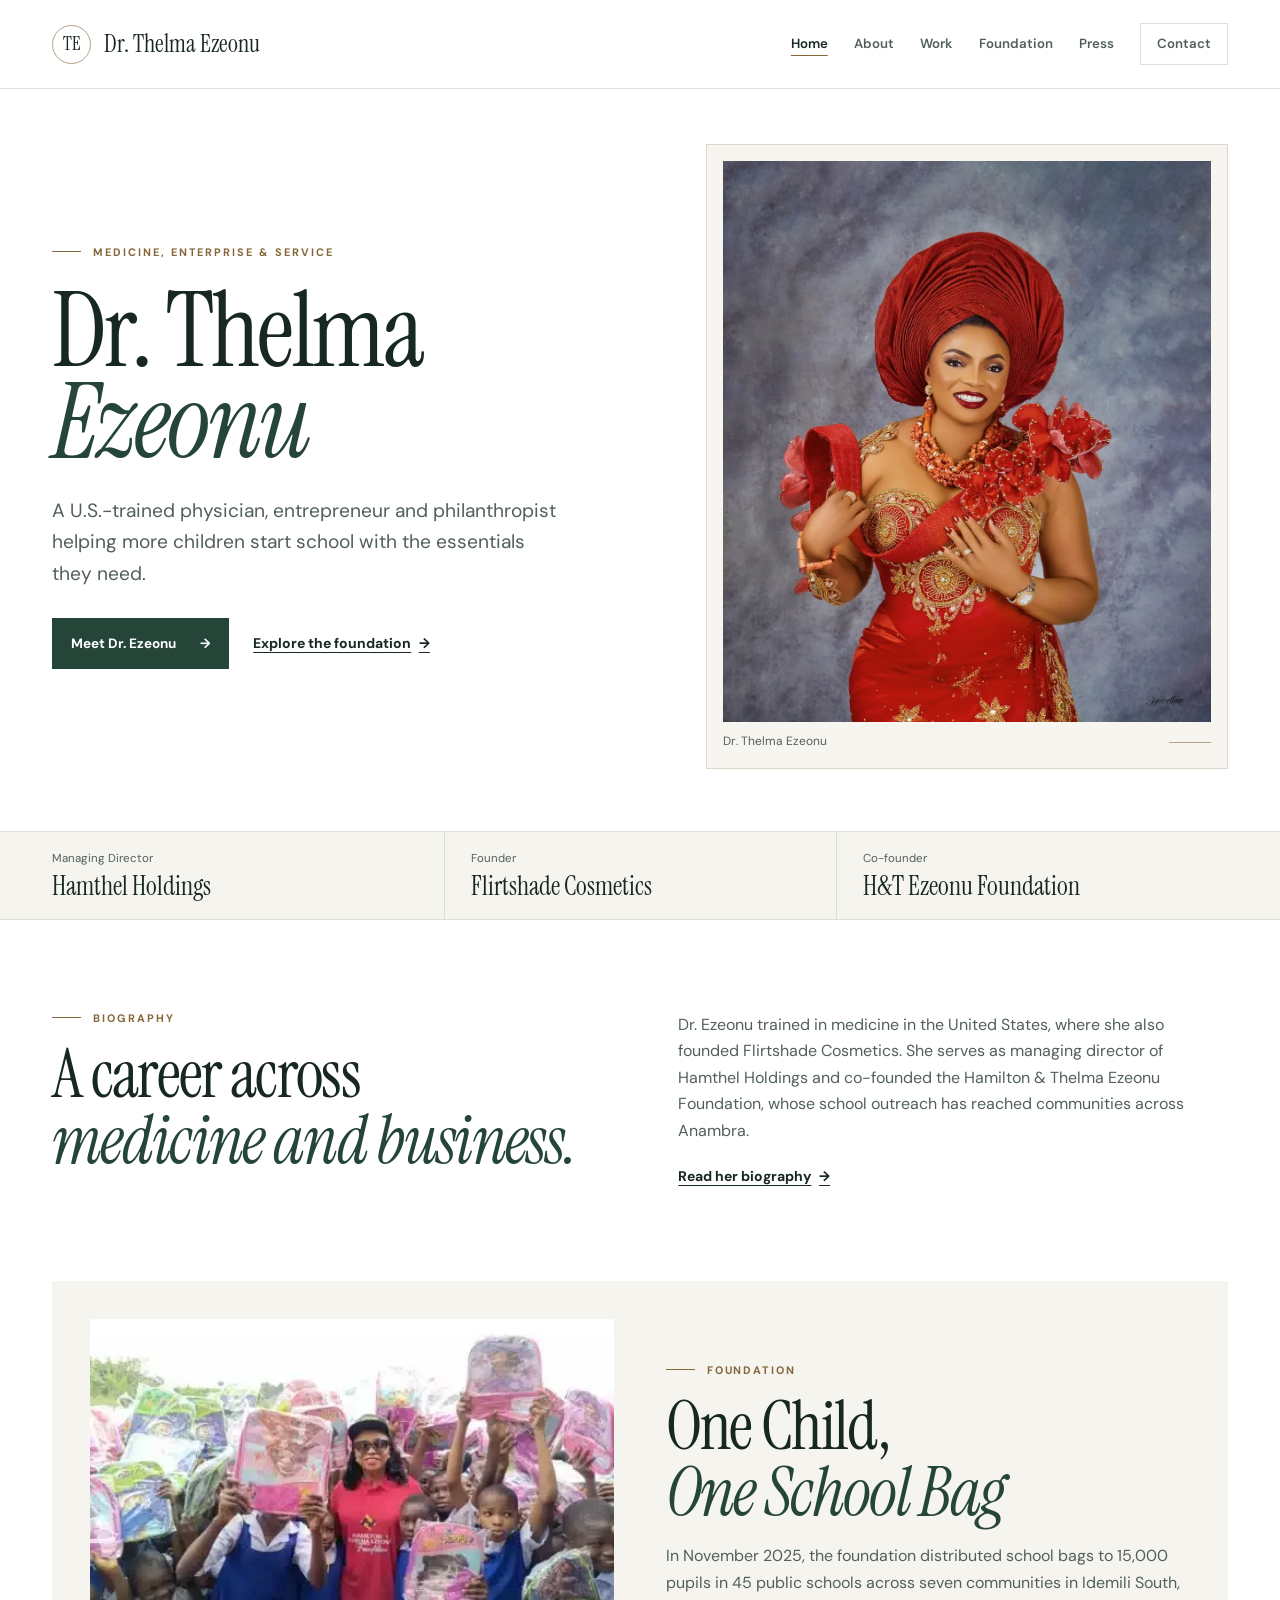
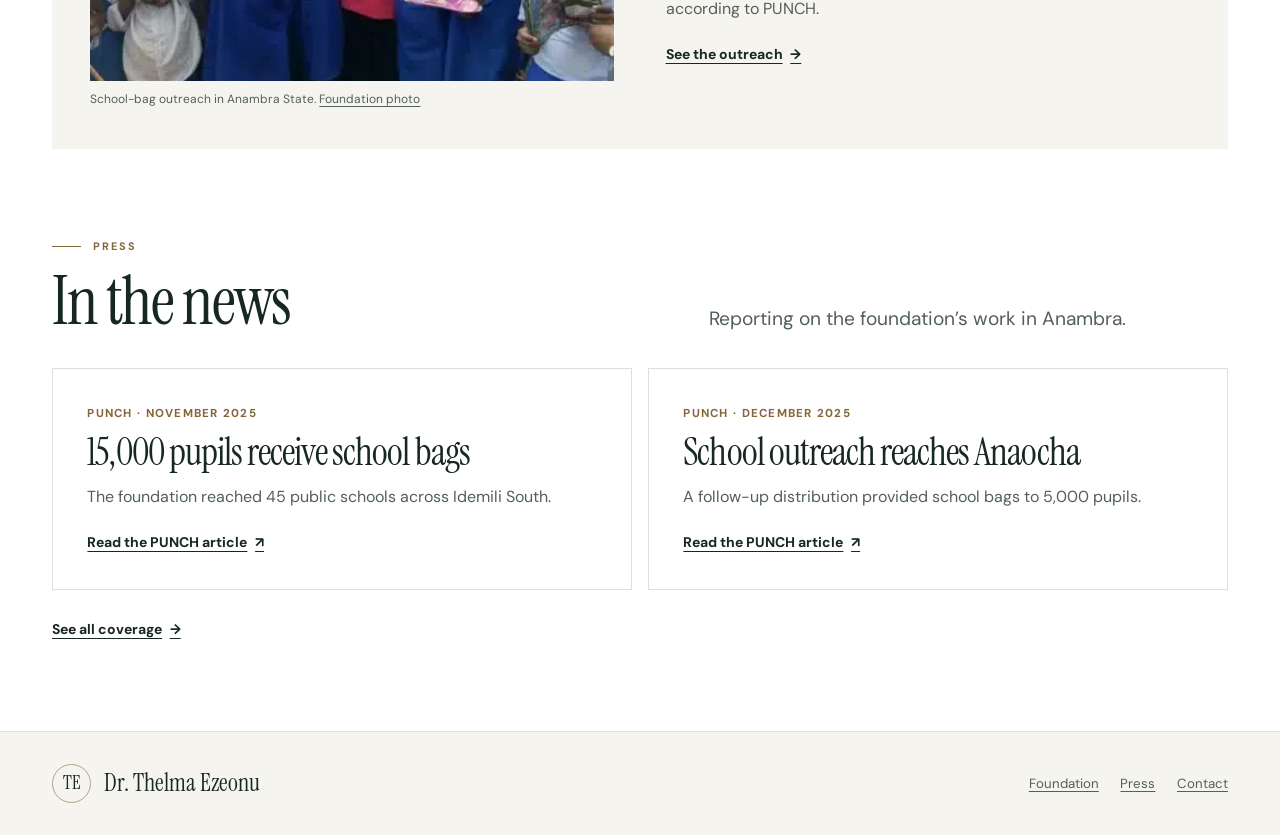
<file: index.html>
<!doctype html>
<html lang="en">
<head>
  <meta charset="utf-8">
  <meta name="viewport" content="width=device-width, initial-scale=1">
  <title>Dr. Thelma Ezeonu | Medicine, Enterprise &amp; Service</title>
  <meta name="description" content="Explore the work of Dr. Thelma Ezeonu, a U.S.-trained physician, entrepreneur and foundation co-founder.">
  <meta property="og:type" content="website">
  <meta property="og:title" content="Dr. Thelma Ezeonu | Medicine, Enterprise &amp; Service">
  <meta property="og:description" content="Explore the work of Dr. Thelma Ezeonu, a U.S.-trained physician, entrepreneur and foundation co-founder.">
  <meta name="theme-color" content="#ffffff">
  <link rel="preconnect" href="https://fonts.googleapis.com">
  <link rel="preconnect" href="https://fonts.gstatic.com" crossorigin>
  <link rel="stylesheet" href="https://fonts.googleapis.com/css2?family=DM+Sans:wght@400;500;600;700&amp;family=Instrument+Serif:ital@0;1&amp;display=swap">
  <link rel="stylesheet" href="assets/site.css">
  <script src="assets/site.js" defer></script>
</head>
<body>
<a class="skip" href="#main">Skip to content</a>
<header class="site-header">
  <div class="wrap header-inner">
    <a class="brand" href="index.html"><span class="brand-mark" aria-hidden="true">TE</span><span class="brand-name">Dr. Thelma Ezeonu</span></a>
    <button class="menu-toggle" type="button" aria-controls="primary-nav" aria-expanded="false" hidden>Menu</button>
    <nav class="primary-nav" id="primary-nav" aria-label="Main navigation">
      <a href="index.html" aria-current="page">Home</a>
      <a href="about.html">About</a>
      <a href="work.html">Work</a>
      <a href="foundation.html">Foundation</a>
      <a href="press.html">Press</a>
      <a href="contact.html" class="nav-contact">Contact</a>
    </nav>
  </div>
</header>
<main id="main">

<section class="wrap hero">
  <div>
    <p class="eyebrow">Medicine, enterprise &amp; service</p>
    <h1>Dr. Thelma <em>Ezeonu</em></h1>
    <p class="lede">A U.S.-trained physician, entrepreneur and philanthropist helping more children start school with the essentials they need.</p>
    <div class="actions"><a class="button" href="about.html">Meet Dr. Ezeonu <span aria-hidden="true">→</span></a> <a class="text-link" href="foundation.html">Explore the foundation <span aria-hidden="true">→</span></a></div>
  </div>
  <figure class="portrait-frame">
    <img src="assets/thelma-portrait.webp" width="1100" height="1375" alt="Dr. Thelma Ezeonu wearing red traditional attire" fetchpriority="high">
    <figcaption>Dr. Thelma Ezeonu</figcaption>
  </figure>
</section>
<div class="intro-band">
  <div class="wrap roles">
    <a class="role" href="work.html#hamthel"><span>Managing Director</span><strong>Hamthel Holdings</strong></a>
    <a class="role" href="work.html#flirtshade"><span>Founder</span><strong>Flirtshade Cosmetics</strong></a>
    <a class="role" href="foundation.html"><span>Co-founder</span><strong>H&amp;T Ezeonu Foundation</strong></a>
  </div>
</div>
<div class="wrap">
  <section class="section split" id="about">
    <div><p class="eyebrow">Biography</p><h2>A career across <em>medicine and business.</em></h2></div>
    <div><p class="copy">Dr. Ezeonu trained in medicine in the United States, where she also founded Flirtshade Cosmetics. She serves as managing director of Hamthel Holdings and co-founded the Hamilton &amp; Thelma Ezeonu Foundation, whose school outreach has reached communities across Anambra.</p><a class="text-link" href="about.html">Read her biography <span aria-hidden="true">→</span></a></div>
  </section>
  <section class="impact-feature" id="foundation">
    <div class="split">
      <figure>
  <img class="landscape" src="assets/anambra-school-outreach.webp" width="480" height="360" loading="lazy" alt="Dr. Ezeonu and schoolchildren holding up their new school bags">
  <figcaption>School-bag outreach in Anambra State. <a href="https://hamthelholdings.com/foundation">Foundation photo</a></figcaption>
</figure>
      <div><p class="eyebrow">Foundation</p><h2>One Child,<br> <em>One School Bag</em></h2>
      <p class="copy">In November 2025, the foundation distributed school bags to 15,000 pupils in 45 public schools across seven communities in Idemili South, according to PUNCH.</p>
      <a class="text-link" href="foundation.html">See the outreach <span aria-hidden="true">→</span></a></div>
    </div>
  </section>
  <section class="section" id="press">
    <div class="section-head"><div><p class="eyebrow">Press</p><h2>In the news</h2></div><p class="lede">Reporting on the foundation’s work in Anambra.</p></div>
    <div class="cards two">
      <article class="card">
  <span class="meta">PUNCH · November 2025</span>
  <h3>15,000 pupils receive school bags</h3>
  <p>The foundation reached 45 public schools across Idemili South.</p>
  <a class="text-link" href="https://punchng.com/15000-anambra-pupils-get-free-school-bags/">Read the PUNCH article <span aria-hidden="true">↗</span></a>
</article>
      <article class="card">
  <span class="meta">PUNCH · December 2025</span>
  <h3>School outreach reaches Anaocha</h3>
  <p>A follow-up distribution provided school bags to 5,000 pupils.</p>
  <a class="text-link" href="https://punchng.com/foundation-distributes-5000-schoolbags-to-anambra-pupils/">Read the PUNCH article <span aria-hidden="true">↗</span></a>
</article>
    </div>
    <div class="actions"><a class="text-link" href="press.html">See all coverage <span aria-hidden="true">→</span></a></div>
  </section>
</div>
</main>
<footer class="site-footer">
  <div class="wrap footer-inner">
    <a class="brand" href="index.html"><span class="brand-mark" aria-hidden="true">TE</span><span class="brand-name">Dr. Thelma Ezeonu</span></a>
    <nav class="footer-links" aria-label="Footer navigation">
      <a href="foundation.html">Foundation</a>
      <a href="press.html">Press</a>
      <a href="contact.html">Contact</a>
    </nav>
  </div>
</footer>
</body>
</html>
</file>
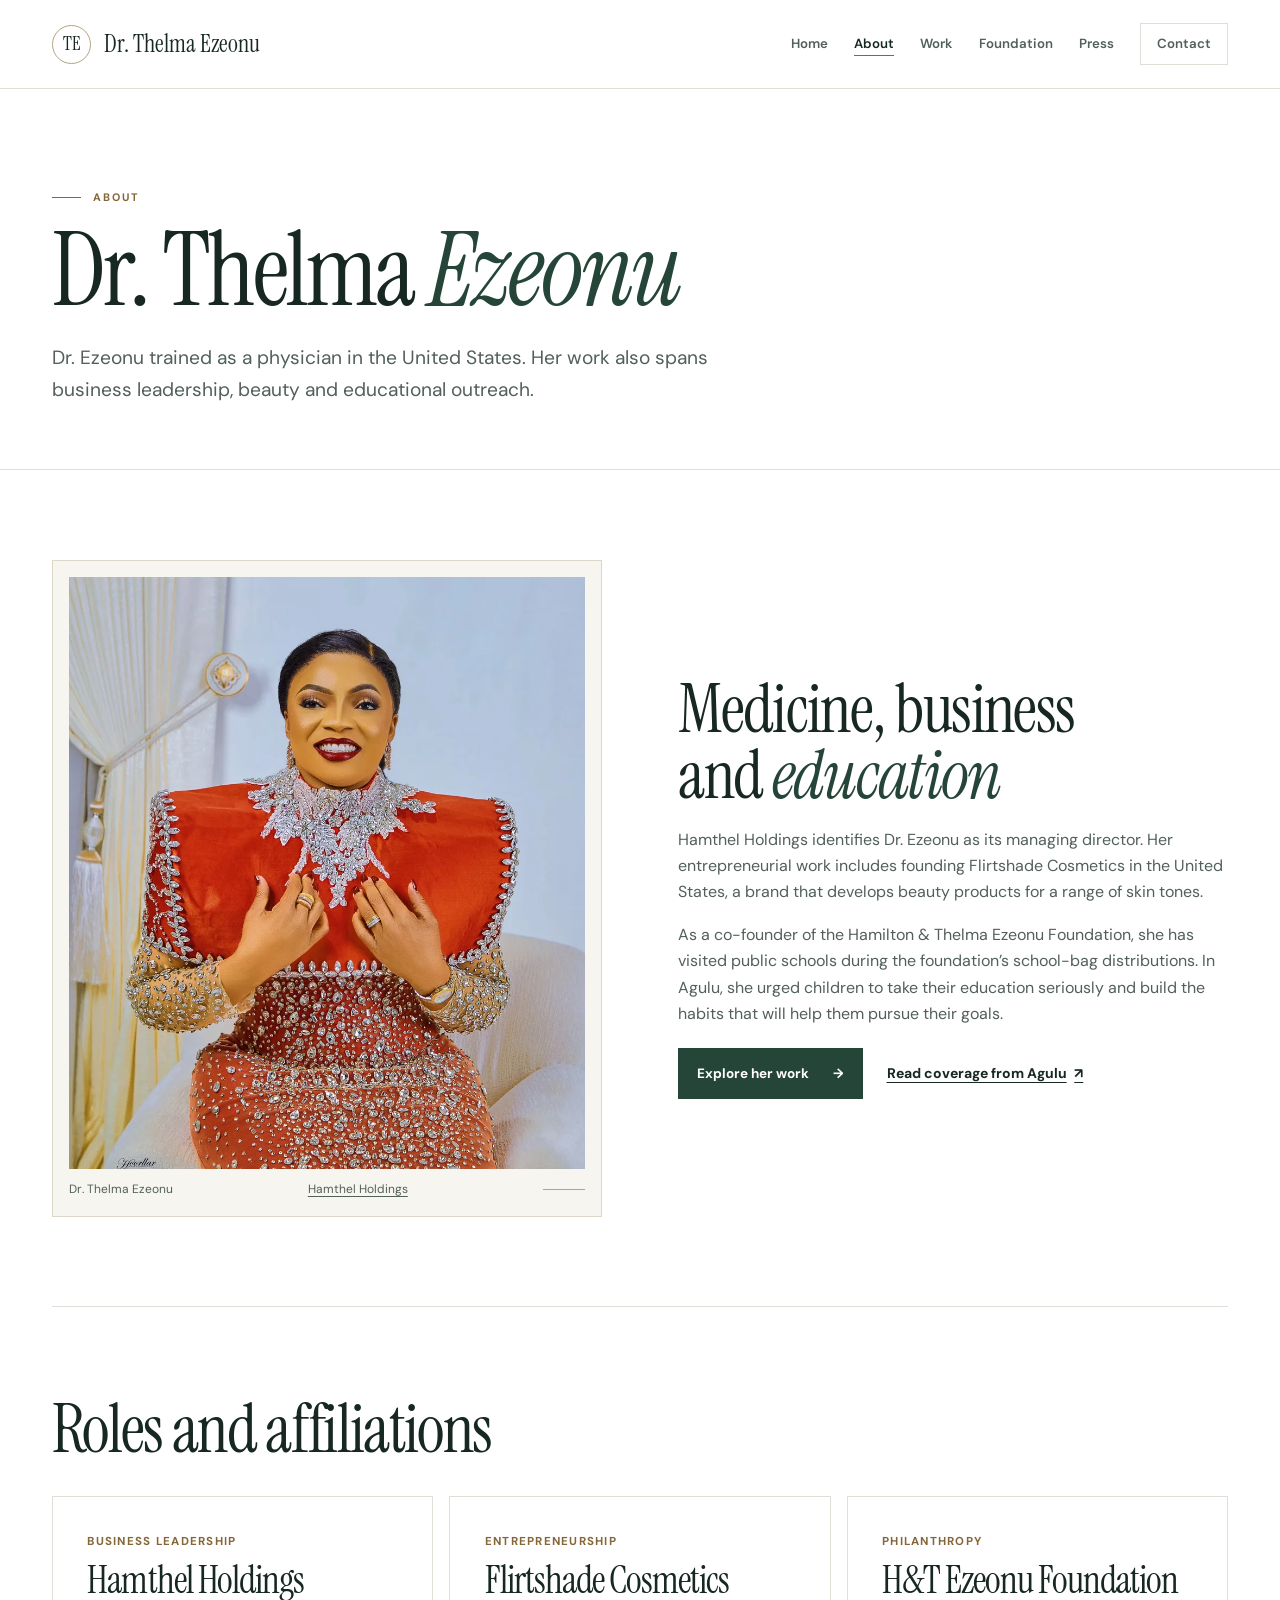
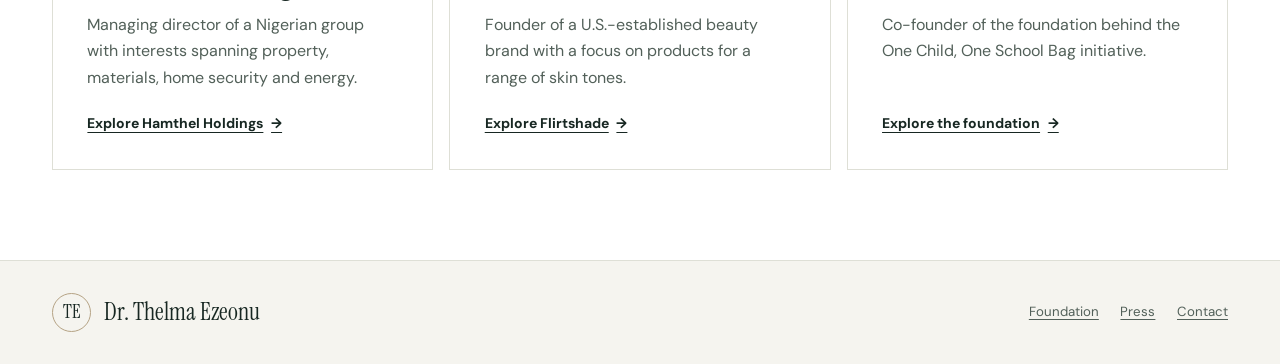
<file: about.html>
<!doctype html>
<html lang="en">
<head>
  <meta charset="utf-8">
  <meta name="viewport" content="width=device-width, initial-scale=1">
  <title>About | Dr. Thelma Ezeonu</title>
  <meta name="description" content="Meet Dr. Thelma Ezeonu and learn about her background in medicine, business and philanthropy.">
  <meta property="og:type" content="website">
  <meta property="og:title" content="About | Dr. Thelma Ezeonu">
  <meta property="og:description" content="Meet Dr. Thelma Ezeonu and learn about her background in medicine, business and philanthropy.">
  <meta name="theme-color" content="#ffffff">
  <link rel="preconnect" href="https://fonts.googleapis.com">
  <link rel="preconnect" href="https://fonts.gstatic.com" crossorigin>
  <link rel="stylesheet" href="https://fonts.googleapis.com/css2?family=DM+Sans:wght@400;500;600;700&amp;family=Instrument+Serif:ital@0;1&amp;display=swap">
  <link rel="stylesheet" href="assets/site.css">
  <script src="assets/site.js" defer></script>
</head>
<body>
<a class="skip" href="#main">Skip to content</a>
<header class="site-header">
  <div class="wrap header-inner">
    <a class="brand" href="index.html"><span class="brand-mark" aria-hidden="true">TE</span><span class="brand-name">Dr. Thelma Ezeonu</span></a>
    <button class="menu-toggle" type="button" aria-controls="primary-nav" aria-expanded="false" hidden>Menu</button>
    <nav class="primary-nav" id="primary-nav" aria-label="Main navigation">
      <a href="index.html">Home</a>
      <a href="about.html" aria-current="page">About</a>
      <a href="work.html">Work</a>
      <a href="foundation.html">Foundation</a>
      <a href="press.html">Press</a>
      <a href="contact.html" class="nav-contact">Contact</a>
    </nav>
  </div>
</header>
<main id="main">
<header class="page-head"><div class="wrap">
  <p class="eyebrow">About</p>
  <h1>Dr. Thelma <em>Ezeonu</em></h1>
  <p class="lede">Dr. Ezeonu trained as a physician in the United States. Her work also spans business leadership, beauty and educational outreach.</p>
</div></header>
<div class="wrap">
  <section class="section split">
    <figure class="portrait-frame">
      <img src="assets/thelma-biography.webp" width="950" height="1188" alt="Portrait of Dr. Thelma Ezeonu in a red beaded dress">
      <figcaption>Dr. Thelma Ezeonu <a href="https://hamthelholdings.com/foundation">Hamthel Holdings</a></figcaption>
    </figure>
    <div>
      <h2>Medicine, business and <em>education</em></h2>
      <div class="copy">
        <p>Hamthel Holdings identifies Dr. Ezeonu as its managing director. Her entrepreneurial work includes founding Flirtshade Cosmetics in the United States, a brand that develops beauty products for a range of skin tones.</p>
        <p>As a co-founder of the Hamilton &amp; Thelma Ezeonu Foundation, she has visited public schools during the foundation’s school-bag distributions. In Agulu, she urged children to take their education seriously and build the habits that will help them pursue their goals.</p>
      </div>
      <div class="actions"><a class="button" href="work.html">Explore her work <span aria-hidden="true">→</span></a> <a class="text-link" href="https://thesun.ng/anambra-pupils-advised-to-ignore-social-media-deceptions/">Read coverage from Agulu <span aria-hidden="true">↗</span></a></div>
    </div>
  </section>
  <section class="section">
    <div class="section-head"><div><h2>Roles and affiliations</h2></div></div>
    <div class="cards">
      <article class="card">
  <span class="meta">Business leadership</span>
  <h3>Hamthel Holdings</h3>
  <p>Managing director of a Nigerian group with interests spanning property, materials, home security and energy.</p>
  <a class="text-link" href="work.html#hamthel">Explore Hamthel Holdings <span aria-hidden="true">→</span></a>
</article>
      <article class="card">
  <span class="meta">Entrepreneurship</span>
  <h3>Flirtshade Cosmetics</h3>
  <p>Founder of a U.S.-established beauty brand with a focus on products for a range of skin tones.</p>
  <a class="text-link" href="work.html#flirtshade">Explore Flirtshade <span aria-hidden="true">→</span></a>
</article>
      <article class="card">
  <span class="meta">Philanthropy</span>
  <h3>H&amp;T Ezeonu Foundation</h3>
  <p>Co-founder of the foundation behind the One Child, One School Bag initiative.</p>
  <a class="text-link" href="foundation.html">Explore the foundation <span aria-hidden="true">→</span></a>
</article>
    </div>
  </section>
</div>
</main>
<footer class="site-footer">
  <div class="wrap footer-inner">
    <a class="brand" href="index.html"><span class="brand-mark" aria-hidden="true">TE</span><span class="brand-name">Dr. Thelma Ezeonu</span></a>
    <nav class="footer-links" aria-label="Footer navigation">
      <a href="foundation.html">Foundation</a>
      <a href="press.html">Press</a>
      <a href="contact.html">Contact</a>
    </nav>
  </div>
</footer>
</body>
</html>
</file>
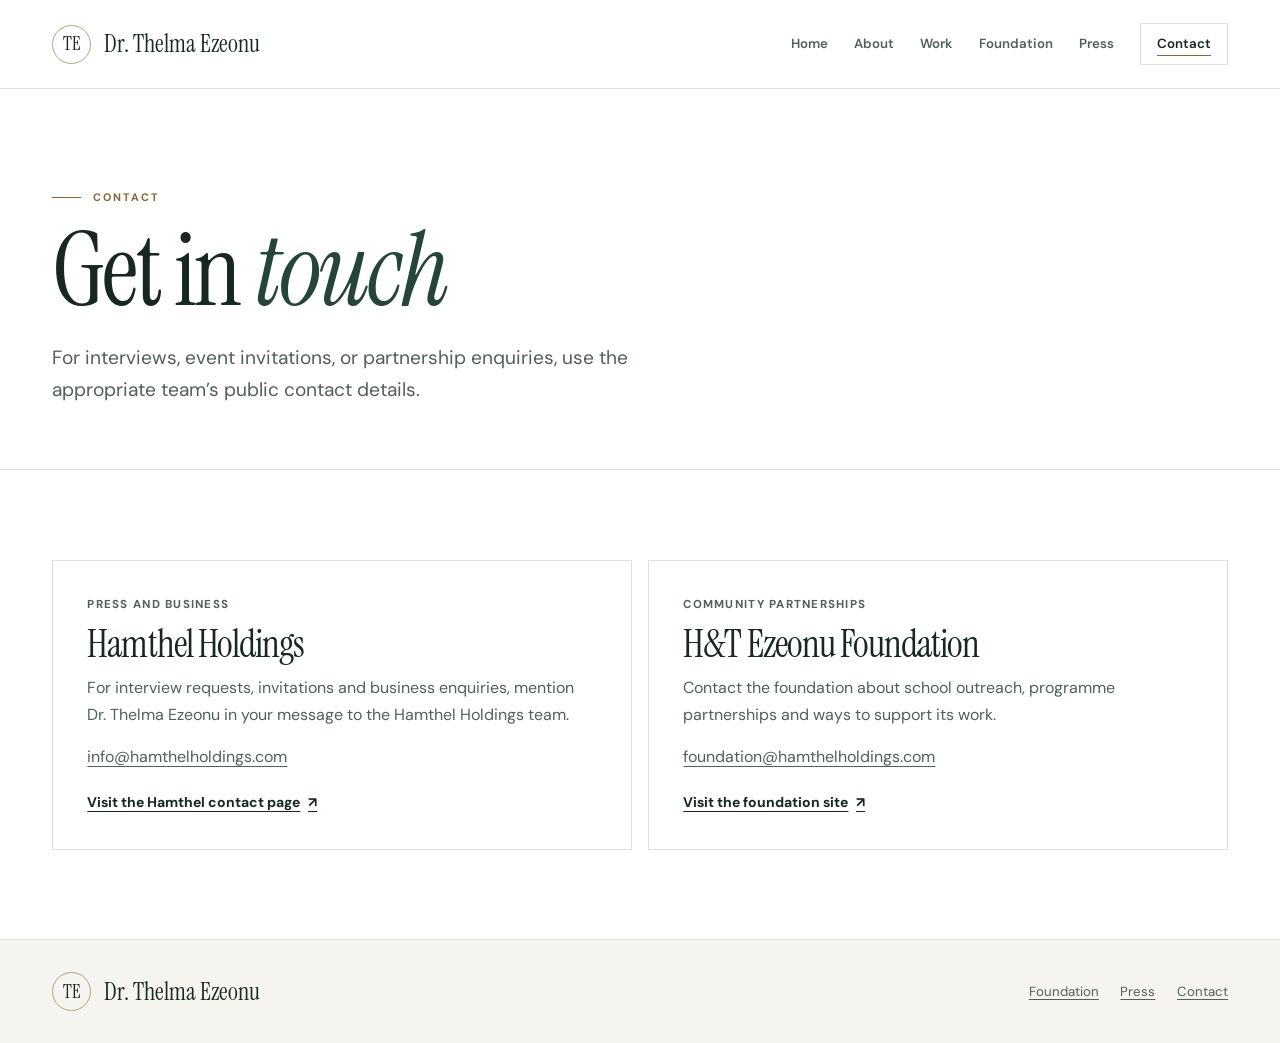
<file: contact.html>
<!doctype html>
<html lang="en">
<head>
  <meta charset="utf-8">
  <meta name="viewport" content="width=device-width, initial-scale=1">
  <title>Contact | Dr. Thelma Ezeonu</title>
  <meta name="description" content="Find the official channels for press, business and foundation enquiries about Dr. Thelma Ezeonu.">
  <meta property="og:type" content="website">
  <meta property="og:title" content="Contact | Dr. Thelma Ezeonu">
  <meta property="og:description" content="Find the official channels for press, business and foundation enquiries about Dr. Thelma Ezeonu.">
  <meta name="theme-color" content="#ffffff">
  <link rel="preconnect" href="https://fonts.googleapis.com">
  <link rel="preconnect" href="https://fonts.gstatic.com" crossorigin>
  <link rel="stylesheet" href="https://fonts.googleapis.com/css2?family=DM+Sans:wght@400;500;600;700&amp;family=Instrument+Serif:ital@0;1&amp;display=swap">
  <link rel="stylesheet" href="assets/site.css">
  <script src="assets/site.js" defer></script>
</head>
<body>
<a class="skip" href="#main">Skip to content</a>
<header class="site-header">
  <div class="wrap header-inner">
    <a class="brand" href="index.html"><span class="brand-mark" aria-hidden="true">TE</span><span class="brand-name">Dr. Thelma Ezeonu</span></a>
    <button class="menu-toggle" type="button" aria-controls="primary-nav" aria-expanded="false" hidden>Menu</button>
    <nav class="primary-nav" id="primary-nav" aria-label="Main navigation">
      <a href="index.html">Home</a>
      <a href="about.html">About</a>
      <a href="work.html">Work</a>
      <a href="foundation.html">Foundation</a>
      <a href="press.html">Press</a>
      <a href="contact.html" class="nav-contact" aria-current="page">Contact</a>
    </nav>
  </div>
</header>
<main id="main">
<header class="page-head"><div class="wrap">
  <p class="eyebrow">Contact</p>
  <h1>Get in <em>touch</em></h1>
  <p class="lede">For interviews, event invitations, or partnership enquiries, use the appropriate team’s public contact details.</p>
</div></header>
<div class="wrap">
  <section class="section">
    <div class="cards two">
      <article class="card">
        <p class="meta">Press and business</p><h3>Hamthel Holdings</h3>
        <p>For interview requests, invitations and business enquiries, mention Dr. Thelma Ezeonu in your message to the Hamthel Holdings team.</p>
        <p><a class="contact-email" href="mailto:info@hamthelholdings.com">info@hamthelholdings.com</a></p>
        <a class="text-link" href="https://hamthelholdings.com/contact">Visit the Hamthel contact page <span aria-hidden="true">↗</span></a>
      </article>
      <article class="card">
        <p class="meta">Community partnerships</p><h3>H&amp;T Ezeonu Foundation</h3>
        <p>Contact the foundation about school outreach, programme partnerships and ways to support its work.</p>
        <p><a class="contact-email" href="mailto:foundation@hamthelholdings.com">foundation@hamthelholdings.com</a></p>
        <a class="text-link" href="https://hamthelholdings.com/foundation">Visit the foundation site <span aria-hidden="true">↗</span></a>
      </article>
    </div>
  </section>
</div>
</main>
<footer class="site-footer">
  <div class="wrap footer-inner">
    <a class="brand" href="index.html"><span class="brand-mark" aria-hidden="true">TE</span><span class="brand-name">Dr. Thelma Ezeonu</span></a>
    <nav class="footer-links" aria-label="Footer navigation">
      <a href="foundation.html">Foundation</a>
      <a href="press.html">Press</a>
      <a href="contact.html">Contact</a>
    </nav>
  </div>
</footer>
</body>
</html>
</file>
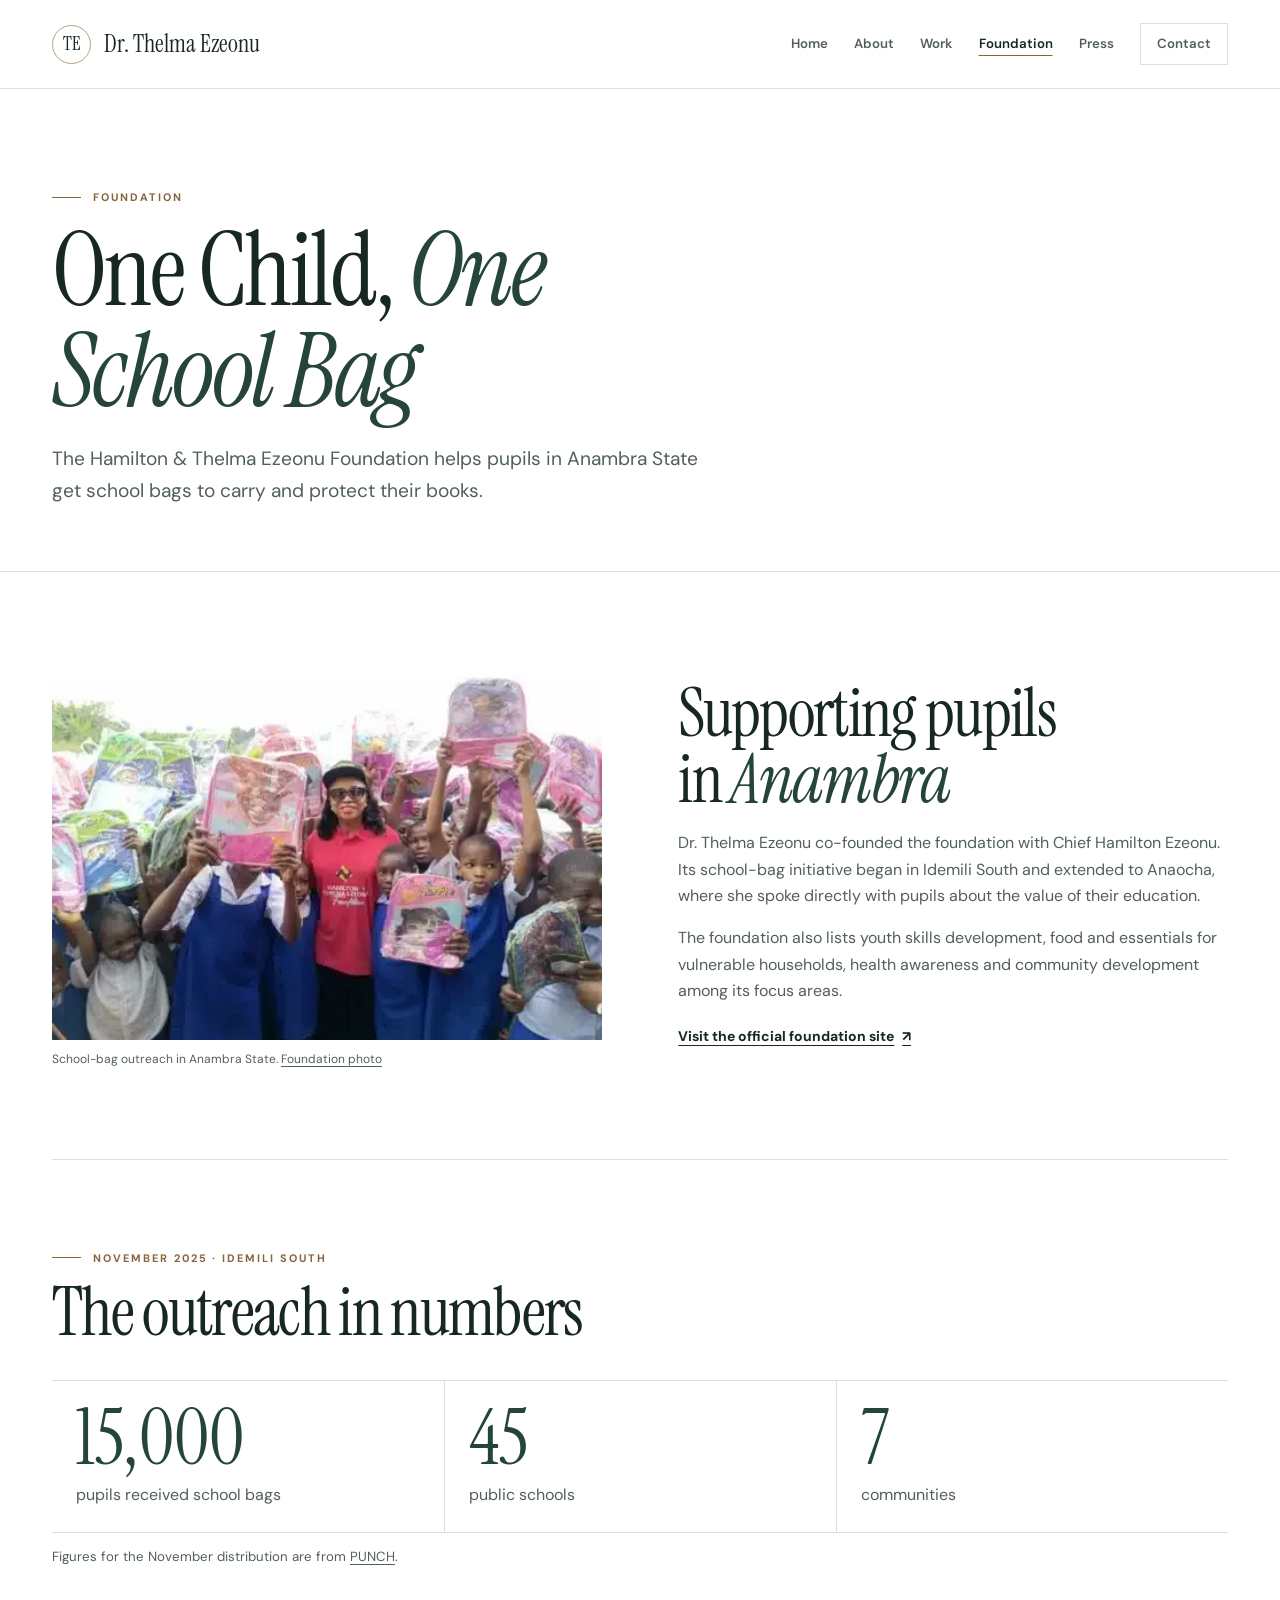
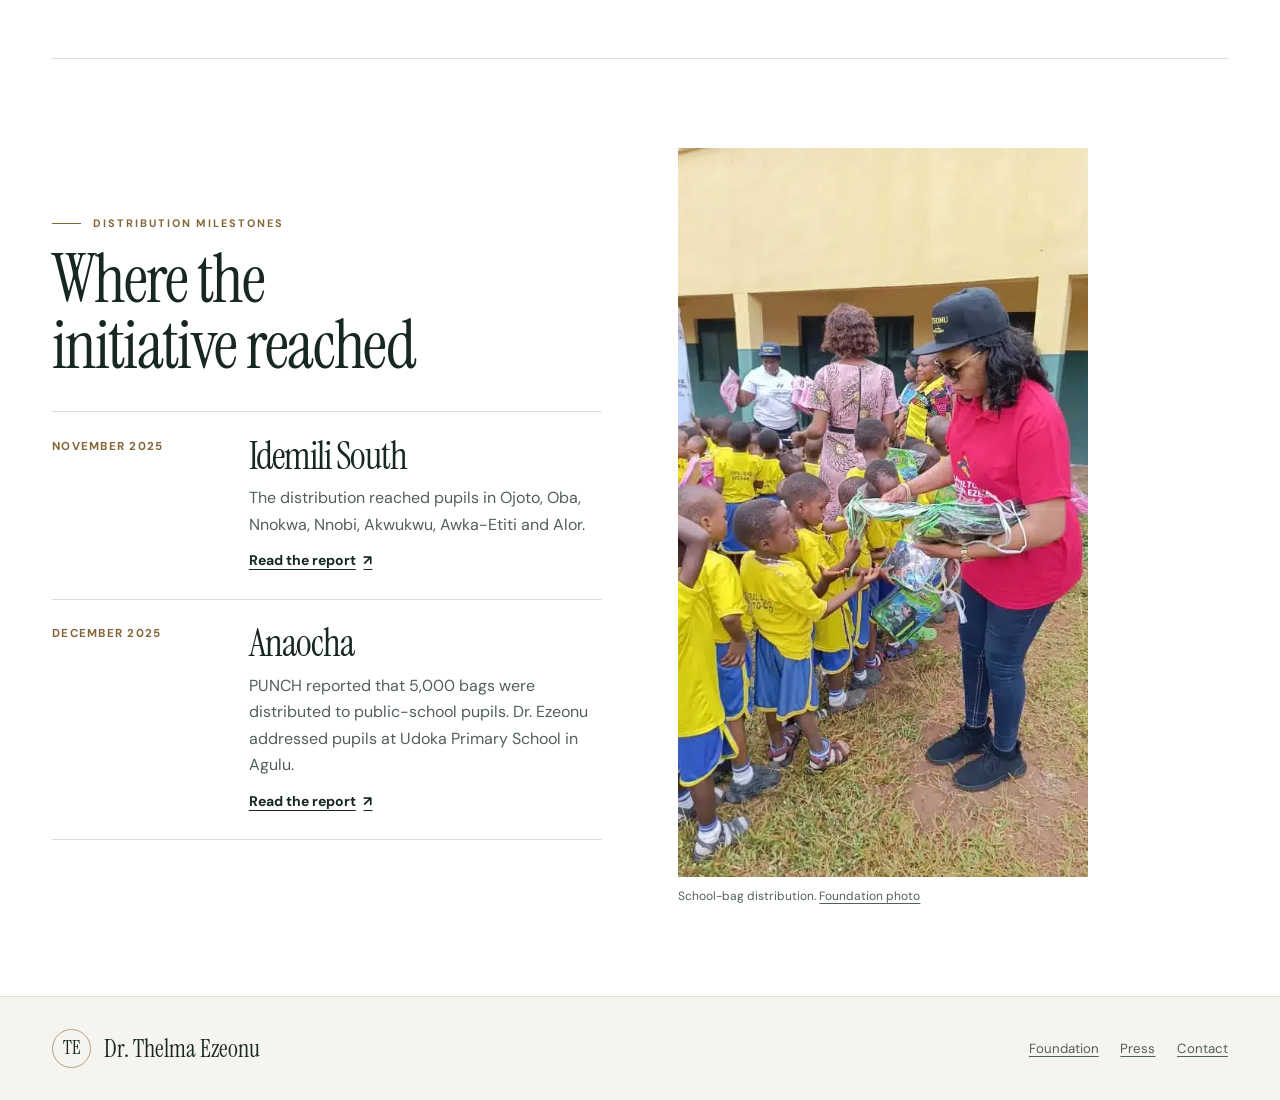
<file: foundation.html>
<!doctype html>
<html lang="en">
<head>
  <meta charset="utf-8">
  <meta name="viewport" content="width=device-width, initial-scale=1">
  <title>Foundation | Dr. Thelma Ezeonu</title>
  <meta name="description" content="See the Hamilton &amp; Thelma Ezeonu Foundation’s One Child, One School Bag outreach and its work in Anambra.">
  <meta property="og:type" content="website">
  <meta property="og:title" content="Foundation | Dr. Thelma Ezeonu">
  <meta property="og:description" content="See the Hamilton &amp; Thelma Ezeonu Foundation’s One Child, One School Bag outreach and its work in Anambra.">
  <meta name="theme-color" content="#ffffff">
  <link rel="preconnect" href="https://fonts.googleapis.com">
  <link rel="preconnect" href="https://fonts.gstatic.com" crossorigin>
  <link rel="stylesheet" href="https://fonts.googleapis.com/css2?family=DM+Sans:wght@400;500;600;700&amp;family=Instrument+Serif:ital@0;1&amp;display=swap">
  <link rel="stylesheet" href="assets/site.css">
  <script src="assets/site.js" defer></script>
</head>
<body>
<a class="skip" href="#main">Skip to content</a>
<header class="site-header">
  <div class="wrap header-inner">
    <a class="brand" href="index.html"><span class="brand-mark" aria-hidden="true">TE</span><span class="brand-name">Dr. Thelma Ezeonu</span></a>
    <button class="menu-toggle" type="button" aria-controls="primary-nav" aria-expanded="false" hidden>Menu</button>
    <nav class="primary-nav" id="primary-nav" aria-label="Main navigation">
      <a href="index.html">Home</a>
      <a href="about.html">About</a>
      <a href="work.html">Work</a>
      <a href="foundation.html" aria-current="page">Foundation</a>
      <a href="press.html">Press</a>
      <a href="contact.html" class="nav-contact">Contact</a>
    </nav>
  </div>
</header>
<main id="main">
<header class="page-head"><div class="wrap">
  <p class="eyebrow">Foundation</p>
  <h1>One Child, <em>One School Bag</em></h1>
  <p class="lede">The Hamilton &amp; Thelma Ezeonu Foundation helps pupils in Anambra State get school bags to carry and protect their books.</p>
</div></header>
<div class="wrap">
  <section class="section split">
    <figure>
  <img class="landscape" src="assets/anambra-school-outreach.webp" width="480" height="360" loading="lazy" alt="Dr. Ezeonu and schoolchildren holding up their new school bags">
  <figcaption>School-bag outreach in Anambra State. <a href="https://hamthelholdings.com/foundation">Foundation photo</a></figcaption>
</figure>
    <div>
      <h2>Supporting pupils in <em>Anambra</em></h2>
      <p class="copy">Dr. Thelma Ezeonu co-founded the foundation with Chief Hamilton Ezeonu. Its school-bag initiative began in Idemili South and extended to Anaocha, where she spoke directly with pupils about the value of their education.</p>
      <p class="copy">The foundation also lists youth skills development, food and essentials for vulnerable households, health awareness and community development among its focus areas.</p>
      <a class="text-link" href="https://hamthelholdings.com/foundation">Visit the official foundation site <span aria-hidden="true">↗</span></a>
    </div>
  </section>
  <section class="section">
    <div class="section-head"><div><p class="eyebrow">November 2025 · Idemili South</p><h2>The outreach in numbers</h2></div></div>
    <ul class="stats">
      <li><strong>15,000</strong> pupils received school bags</li>
      <li><strong>45</strong> public schools</li>
      <li><strong>7</strong> communities</li>
    </ul>
    <p class="source-note">Figures for the November distribution are from <a href="https://punchng.com/15000-anambra-pupils-get-free-school-bags/">PUNCH</a>.</p>
  </section>
  <section class="section split">
    <div>
      <p class="eyebrow">Distribution milestones</p><h2>Where the initiative reached</h2>
      <div class="outreach-list">
        <article><p class="meta">November 2025</p><div><h3>Idemili South</h3><p class="copy">The distribution reached pupils in Ojoto, Oba, Nnokwa, Nnobi, Akwukwu, Awka-Etiti and Alor.</p><a class="text-link" href="https://punchng.com/15000-anambra-pupils-get-free-school-bags/">Read the report <span aria-hidden="true">↗</span></a></div></article>
        <article><p class="meta">December 2025</p><div><h3>Anaocha</h3><p class="copy">PUNCH reported that 5,000 bags were distributed to public-school pupils. Dr. Ezeonu addressed pupils at Udoka Primary School in Agulu.</p><a class="text-link" href="https://punchng.com/foundation-distributes-5000-schoolbags-to-anambra-pupils/">Read the report <span aria-hidden="true">↗</span></a></div></article>
      </div>
    </div>
    <figure class="outreach-portrait">
      <img src="assets/anambra-school-bags.webp" width="540" height="960" loading="lazy" alt="Dr. Ezeonu handing out school bags to pupils in yellow uniforms">
      <figcaption>School-bag distribution. <a href="https://hamthelholdings.com/foundation">Foundation photo</a></figcaption>
    </figure>
  </section>
</div>
</main>
<footer class="site-footer">
  <div class="wrap footer-inner">
    <a class="brand" href="index.html"><span class="brand-mark" aria-hidden="true">TE</span><span class="brand-name">Dr. Thelma Ezeonu</span></a>
    <nav class="footer-links" aria-label="Footer navigation">
      <a href="foundation.html">Foundation</a>
      <a href="press.html">Press</a>
      <a href="contact.html">Contact</a>
    </nav>
  </div>
</footer>
</body>
</html>
</file>
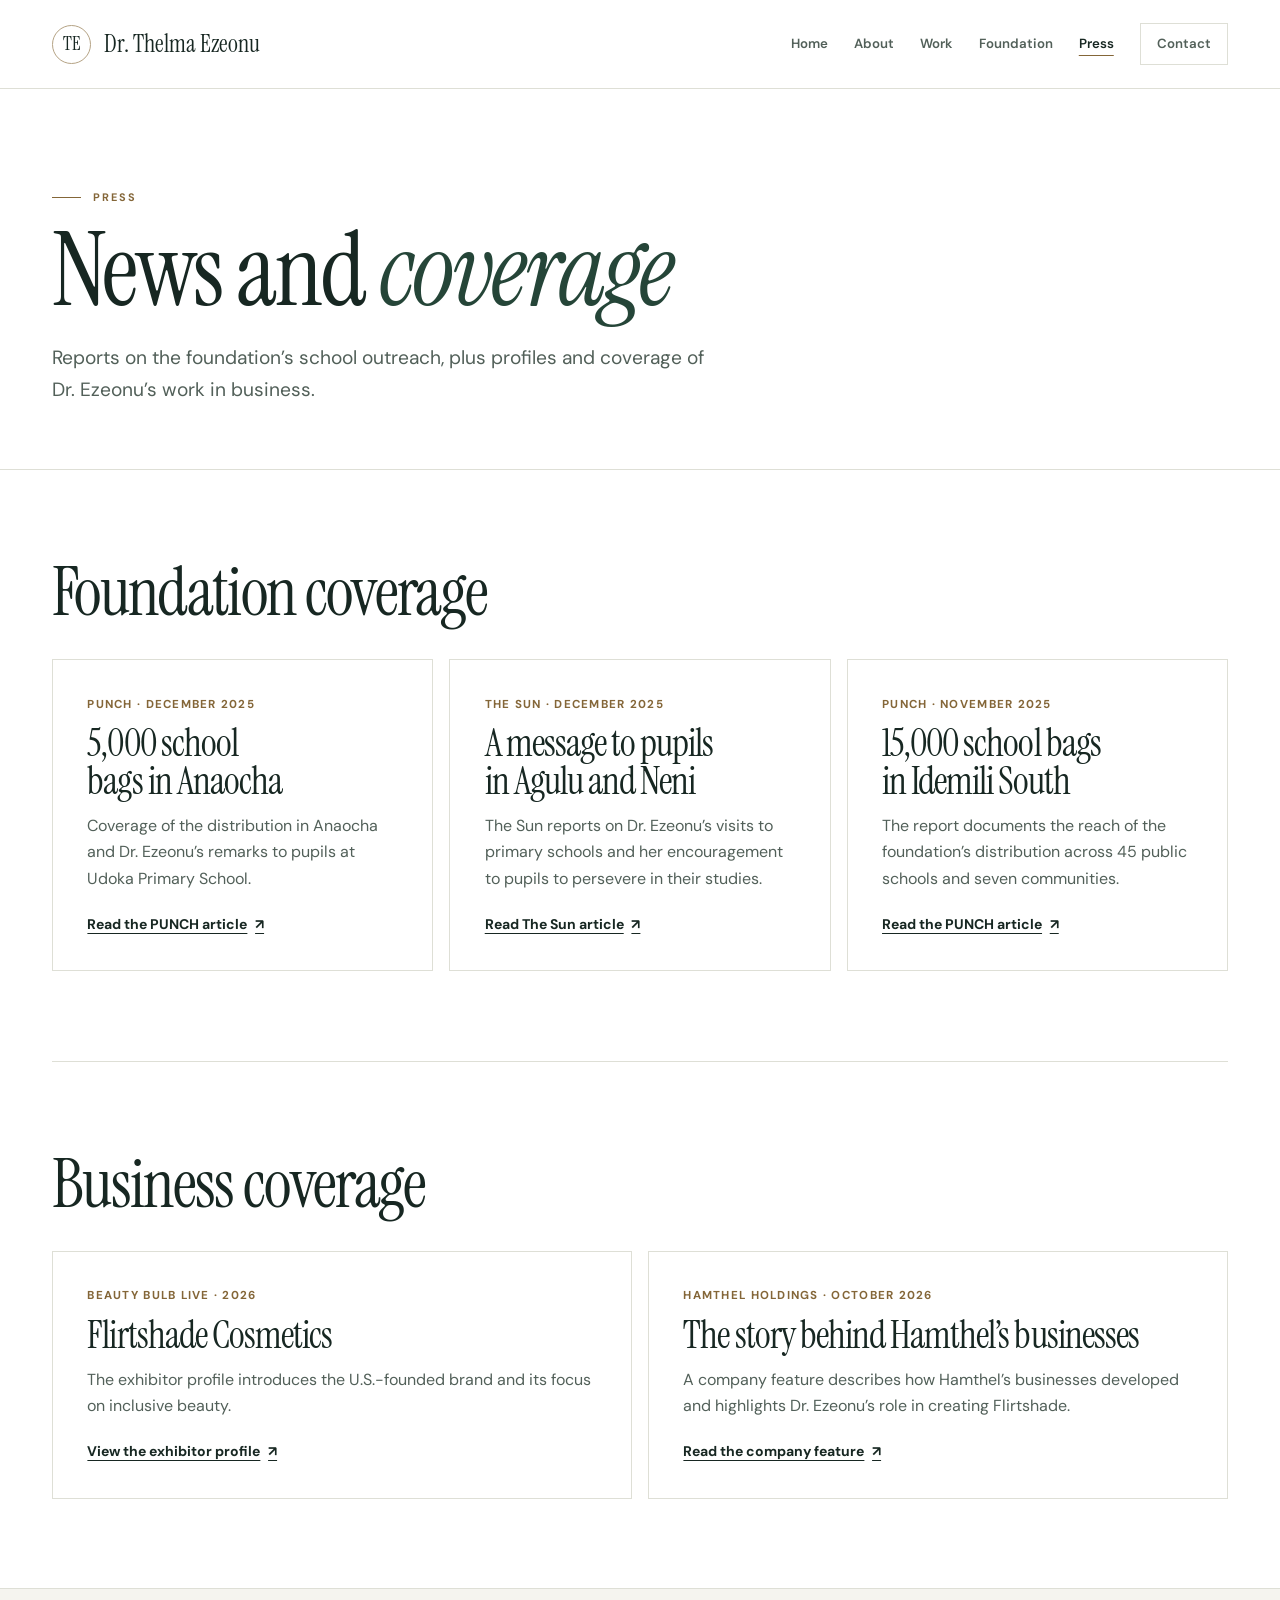
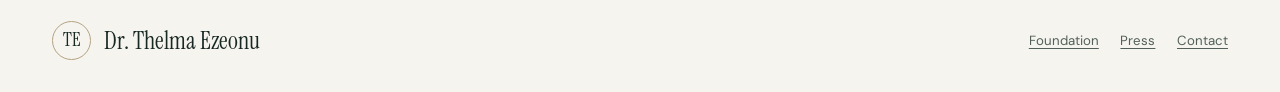
<file: press.html>
<!doctype html>
<html lang="en">
<head>
  <meta charset="utf-8">
  <meta name="viewport" content="width=device-width, initial-scale=1">
  <title>Press | Dr. Thelma Ezeonu</title>
  <meta name="description" content="News coverage of Dr. Thelma Ezeonu’s foundation work and business ventures.">
  <meta property="og:type" content="website">
  <meta property="og:title" content="Press | Dr. Thelma Ezeonu">
  <meta property="og:description" content="News coverage of Dr. Thelma Ezeonu’s foundation work and business ventures.">
  <meta name="theme-color" content="#ffffff">
  <link rel="preconnect" href="https://fonts.googleapis.com">
  <link rel="preconnect" href="https://fonts.gstatic.com" crossorigin>
  <link rel="stylesheet" href="https://fonts.googleapis.com/css2?family=DM+Sans:wght@400;500;600;700&amp;family=Instrument+Serif:ital@0;1&amp;display=swap">
  <link rel="stylesheet" href="assets/site.css">
  <script src="assets/site.js" defer></script>
</head>
<body>
<a class="skip" href="#main">Skip to content</a>
<header class="site-header">
  <div class="wrap header-inner">
    <a class="brand" href="index.html"><span class="brand-mark" aria-hidden="true">TE</span><span class="brand-name">Dr. Thelma Ezeonu</span></a>
    <button class="menu-toggle" type="button" aria-controls="primary-nav" aria-expanded="false" hidden>Menu</button>
    <nav class="primary-nav" id="primary-nav" aria-label="Main navigation">
      <a href="index.html">Home</a>
      <a href="about.html">About</a>
      <a href="work.html">Work</a>
      <a href="foundation.html">Foundation</a>
      <a href="press.html" aria-current="page">Press</a>
      <a href="contact.html" class="nav-contact">Contact</a>
    </nav>
  </div>
</header>
<main id="main">
<header class="page-head"><div class="wrap">
  <p class="eyebrow">Press</p>
  <h1>News and <em>coverage</em></h1>
  <p class="lede">Reports on the foundation’s school outreach, plus profiles and coverage of Dr. Ezeonu’s work in business.</p>
</div></header>
<div class="wrap">
  <section class="section">
    <div class="section-head"><div><h2>Foundation coverage</h2></div></div>
    <div class="cards">
      <article class="card">
  <span class="meta">PUNCH · December 2025</span>
  <h3>5,000 school bags in Anaocha</h3>
  <p>Coverage of the distribution in Anaocha and Dr. Ezeonu’s remarks to pupils at Udoka Primary School.</p>
  <a class="text-link" href="https://punchng.com/foundation-distributes-5000-schoolbags-to-anambra-pupils/">Read the PUNCH article <span aria-hidden="true">↗</span></a>
</article>
      <article class="card">
  <span class="meta">The Sun · December 2025</span>
  <h3>A message to pupils in Agulu and Neni</h3>
  <p>The Sun reports on Dr. Ezeonu’s visits to primary schools and her encouragement to pupils to persevere in their studies.</p>
  <a class="text-link" href="https://thesun.ng/anambra-pupils-advised-to-ignore-social-media-deceptions/">Read The Sun article <span aria-hidden="true">↗</span></a>
</article>
      <article class="card">
  <span class="meta">PUNCH · November 2025</span>
  <h3>15,000 school bags in Idemili South</h3>
  <p>The report documents the reach of the foundation’s distribution across 45 public schools and seven communities.</p>
  <a class="text-link" href="https://punchng.com/15000-anambra-pupils-get-free-school-bags/">Read the PUNCH article <span aria-hidden="true">↗</span></a>
</article>
    </div>
  </section>
  <section class="section">
    <div class="section-head"><div><h2>Business coverage</h2></div></div>
    <div class="cards two">
      <article class="card">
  <span class="meta">Beauty Bulb Live · 2026</span>
  <h3>Flirtshade Cosmetics</h3>
  <p>The exhibitor profile introduces the U.S.-founded brand and its focus on inclusive beauty.</p>
  <a class="text-link" href="https://www.beautybulblive.com/exhibitors/flirt-shade-cosmetics">View the exhibitor profile <span aria-hidden="true">↗</span></a>
</article>
      <article class="card">
  <span class="meta">Hamthel Holdings · October 2026</span>
  <h3>The story behind Hamthel’s businesses</h3>
  <p>A company feature describes how Hamthel’s businesses developed and highlights Dr. Ezeonu’s role in creating Flirtshade.</p>
  <a class="text-link" href="https://hamthelholdings.com/blog/hamilton-ezeonu-introduces-the-return-unfiltered">Read the company feature <span aria-hidden="true">↗</span></a>
</article>
    </div>
  </section>
</div>
</main>
<footer class="site-footer">
  <div class="wrap footer-inner">
    <a class="brand" href="index.html"><span class="brand-mark" aria-hidden="true">TE</span><span class="brand-name">Dr. Thelma Ezeonu</span></a>
    <nav class="footer-links" aria-label="Footer navigation">
      <a href="foundation.html">Foundation</a>
      <a href="press.html">Press</a>
      <a href="contact.html">Contact</a>
    </nav>
  </div>
</footer>
</body>
</html>
</file>
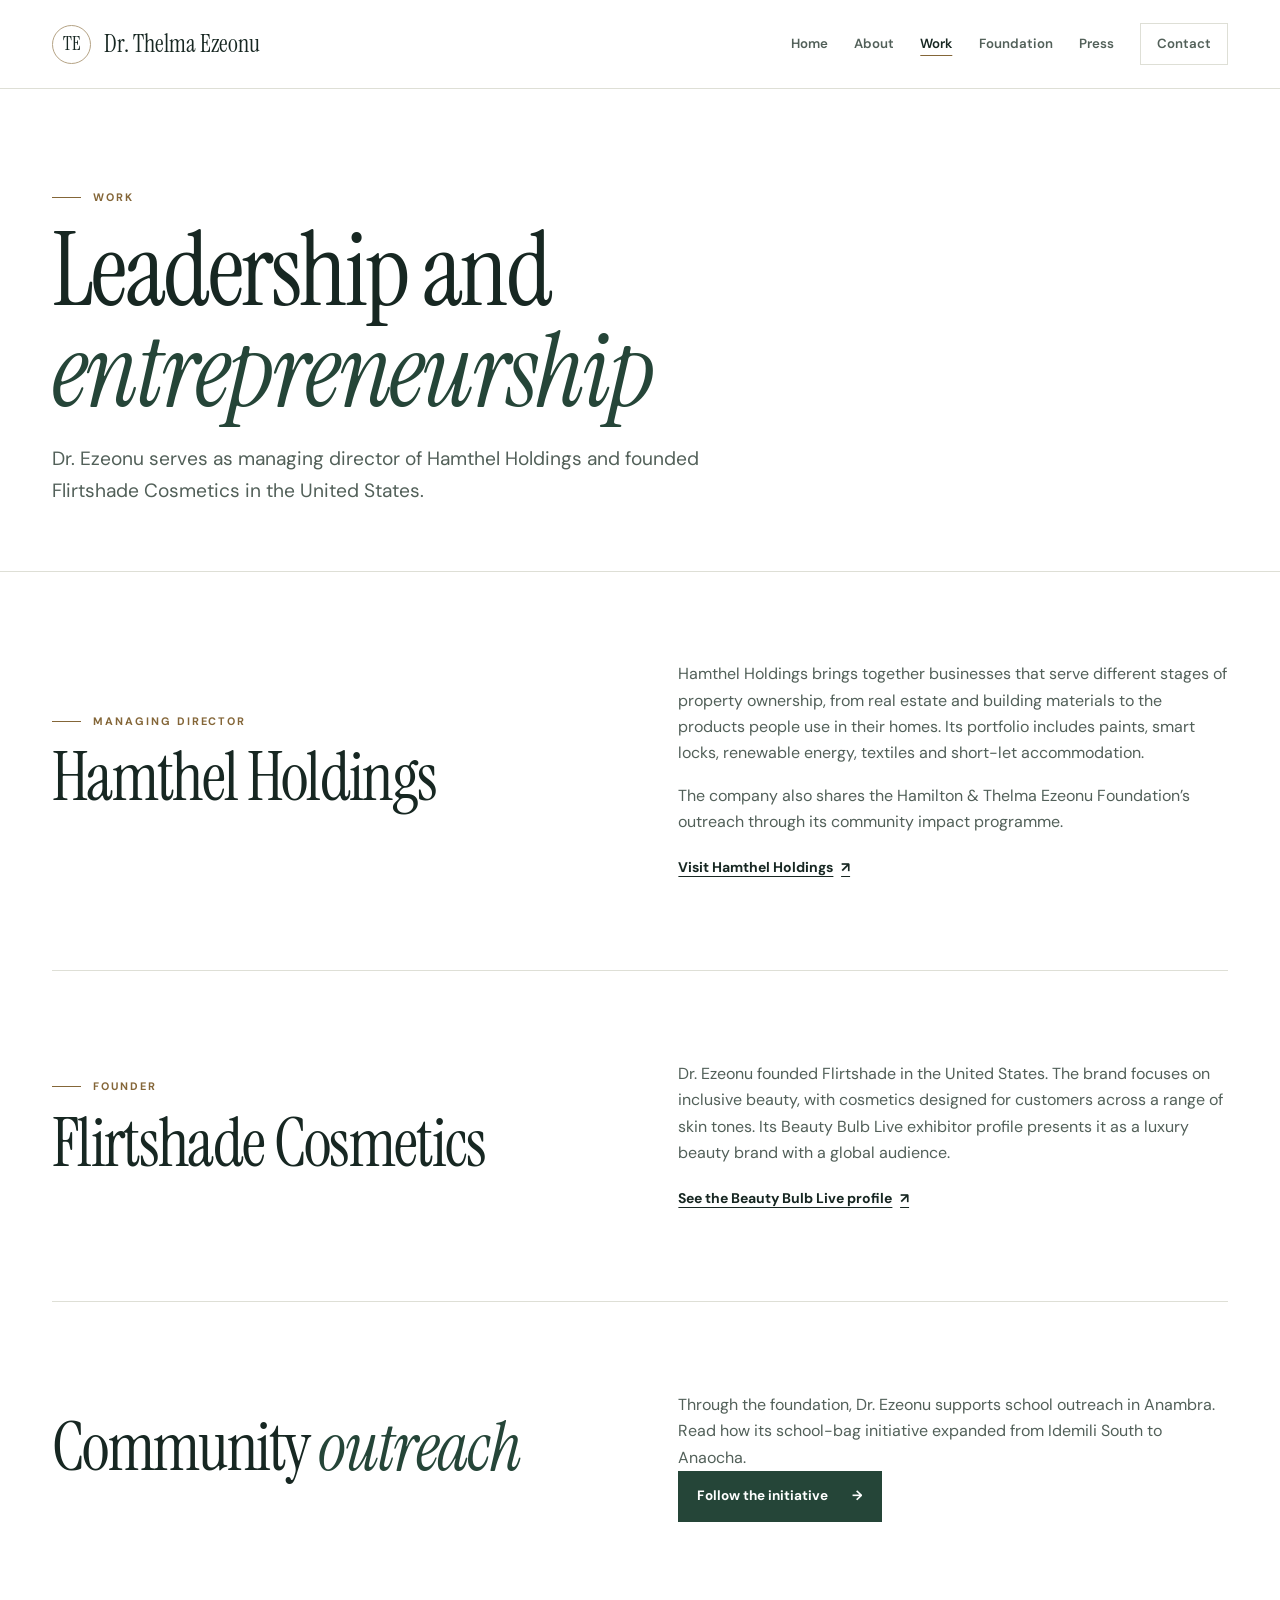
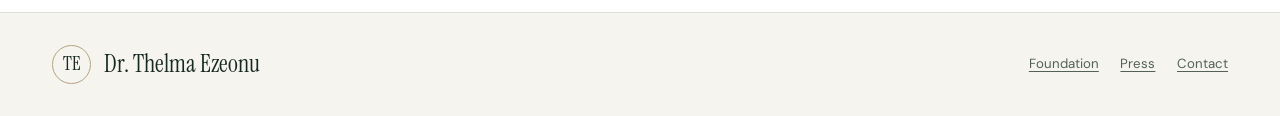
<file: work.html>
<!doctype html>
<html lang="en">
<head>
  <meta charset="utf-8">
  <meta name="viewport" content="width=device-width, initial-scale=1">
  <title>Work | Dr. Thelma Ezeonu</title>
  <meta name="description" content="Learn about Dr. Thelma Ezeonu’s roles at Hamthel Holdings and Flirtshade Cosmetics.">
  <meta property="og:type" content="website">
  <meta property="og:title" content="Work | Dr. Thelma Ezeonu">
  <meta property="og:description" content="Learn about Dr. Thelma Ezeonu’s roles at Hamthel Holdings and Flirtshade Cosmetics.">
  <meta name="theme-color" content="#ffffff">
  <link rel="preconnect" href="https://fonts.googleapis.com">
  <link rel="preconnect" href="https://fonts.gstatic.com" crossorigin>
  <link rel="stylesheet" href="https://fonts.googleapis.com/css2?family=DM+Sans:wght@400;500;600;700&amp;family=Instrument+Serif:ital@0;1&amp;display=swap">
  <link rel="stylesheet" href="assets/site.css">
  <script src="assets/site.js" defer></script>
</head>
<body>
<a class="skip" href="#main">Skip to content</a>
<header class="site-header">
  <div class="wrap header-inner">
    <a class="brand" href="index.html"><span class="brand-mark" aria-hidden="true">TE</span><span class="brand-name">Dr. Thelma Ezeonu</span></a>
    <button class="menu-toggle" type="button" aria-controls="primary-nav" aria-expanded="false" hidden>Menu</button>
    <nav class="primary-nav" id="primary-nav" aria-label="Main navigation">
      <a href="index.html">Home</a>
      <a href="about.html">About</a>
      <a href="work.html" aria-current="page">Work</a>
      <a href="foundation.html">Foundation</a>
      <a href="press.html">Press</a>
      <a href="contact.html" class="nav-contact">Contact</a>
    </nav>
  </div>
</header>
<main id="main">
<header class="page-head"><div class="wrap">
  <p class="eyebrow">Work</p>
  <h1>Leadership and <em>entrepreneurship</em></h1>
  <p class="lede">Dr. Ezeonu serves as managing director of Hamthel Holdings and founded Flirtshade Cosmetics in the United States.</p>
</div></header>
<div class="wrap">
  <section class="section split" id="hamthel">
    <div><p class="eyebrow">Managing Director</p><h2>Hamthel Holdings</h2></div>
    <div>
      <p class="copy">Hamthel Holdings brings together businesses that serve different stages of property ownership, from real estate and building materials to the products people use in their homes. Its portfolio includes paints, smart locks, renewable energy, textiles and short-let accommodation.</p>
      <p class="copy">The company also shares the Hamilton &amp; Thelma Ezeonu Foundation’s outreach through its community impact programme.</p>
      <a class="text-link" href="https://hamthelholdings.com/about/">Visit Hamthel Holdings <span aria-hidden="true">↗</span></a>
    </div>
  </section>
  <section class="section split" id="flirtshade">
    <div><p class="eyebrow">Founder</p><h2>Flirtshade Cosmetics</h2></div>
    <div>
      <p class="copy">Dr. Ezeonu founded Flirtshade in the United States. The brand focuses on inclusive beauty, with cosmetics designed for customers across a range of skin tones. Its Beauty Bulb Live exhibitor profile presents it as a luxury beauty brand with a global audience.</p>
      <a class="text-link" href="https://www.beautybulblive.com/exhibitors/flirt-shade-cosmetics">See the Beauty Bulb Live profile <span aria-hidden="true">↗</span></a>
    </div>
  </section>
  <section class="section split">
    <div><h2>Community <em>outreach</em></h2></div>
    <div><p class="copy">Through the foundation, Dr. Ezeonu supports school outreach in Anambra. Read how its school-bag initiative expanded from Idemili South to Anaocha.</p><a class="button" href="foundation.html">Follow the initiative <span aria-hidden="true">→</span></a></div>
  </section>
</div>
</main>
<footer class="site-footer">
  <div class="wrap footer-inner">
    <a class="brand" href="index.html"><span class="brand-mark" aria-hidden="true">TE</span><span class="brand-name">Dr. Thelma Ezeonu</span></a>
    <nav class="footer-links" aria-label="Footer navigation">
      <a href="foundation.html">Foundation</a>
      <a href="press.html">Press</a>
      <a href="contact.html">Contact</a>
    </nav>
  </div>
</footer>
</body>
</html>
</file>
<file: assets/site.css>
:root {
  --white: #fff;
  --paper: #f5f4ef;
  --ink: #172722;
  --green: #254538;
  --muted: #526059;
  --gold: #846638;
  --line: #dedfd6;
  --serif: "Instrument Serif", Georgia, serif;
  --sans: "DM Sans", Arial, sans-serif;
}
* { box-sizing: border-box; }
html { scroll-behavior: smooth; }
body { min-height: 100vh; display: flex; flex-direction: column; margin: 0; color: var(--ink); background: var(--white); font: 1rem/1.65 var(--sans); }
main { flex: 1; }
a { color: inherit; text-underline-offset: .25em; }
a:hover { color: var(--gold); }
a:focus-visible, button:focus-visible, summary:focus-visible { outline: 2px solid var(--gold); outline-offset: 5px; }
img { display: block; width: 100%; height: auto; }
figure, h1, h2, h3, p { margin: 0; }
p + p { margin-top: 1rem; }
h1, h2, h3 { font-family: var(--serif); font-weight: 400; line-height: .99; letter-spacing: -.025em; text-wrap: balance; }
h1 { font-size: clamp(3.5rem, 8vw, 8rem); }
h2 { font-size: clamp(2.8rem, 5.2vw, 5rem); }
h3 { font-size: clamp(2rem, 3vw, 2.8rem); }
em { color: var(--green); font-weight: inherit; }
[hidden] { display: none !important; }
.wrap { width: min(1240px, calc(100% - 104px)); margin-inline: auto; }
.skip { position: absolute; z-index: 3; top: .65rem; left: 1rem; transform: translateY(-200%); background: white; padding: .6rem 1rem; }
.skip:focus { transform: none; }
.site-header { border-bottom: 1px solid var(--line); }
.header-inner { position: relative; min-height: 88px; display: flex; align-items: center; justify-content: space-between; gap: 1.5rem; }
.brand { display: inline-flex; align-items: center; gap: .8rem; text-decoration: none; white-space: nowrap; }
.brand-mark { display: grid; place-content: center; width: 39px; height: 39px; border: 1px solid #b5a385; border-radius: 50%; font: 1.17rem/1 var(--serif); }
.brand-name { font: 1.52rem/1 var(--serif); }
.primary-nav { display: flex; align-items: center; gap: clamp(.9rem, 2.05vw, 2.4rem); }
.primary-nav a { padding: .4rem 0; color: var(--muted); font-size: .83rem; font-weight: 600; text-decoration: none; }
.primary-nav a:hover, .primary-nav a[aria-current] { color: var(--ink); text-decoration: underline; text-decoration-color: var(--gold); text-underline-offset: .5em; }
.primary-nav .nav-contact { border: 1px solid var(--line); padding: .55rem 1rem; }
.menu-toggle { display: none; border: 1px solid var(--line); background: white; padding: .5rem .7rem; color: var(--ink); font: 600 .85rem var(--sans); cursor: pointer; }
.eyebrow { display: flex; align-items: center; gap: .75rem; color: var(--gold); font-size: .68rem; font-weight: 700; letter-spacing: .18em; line-height: 1.5; text-transform: uppercase; }
.eyebrow::before { content: ""; width: 29px; height: 1px; background: currentColor; flex: none; }
.lede { max-width: 51ch; color: var(--muted); font-size: clamp(1.02rem, 1.5vw, 1.25rem); }
.hero { display: grid; grid-template-columns: 1.05fr .95fr; align-items: center; gap: clamp(2rem, 6vw, 6rem); padding-block: 55px 62px; }
.hero h1 { font-size: clamp(4.4rem, 8.1vw, 8.35rem); line-height: .88; margin: 1.55rem 0 1.7rem; }
.hero h1 em { display: block; }
.hero .lede { max-width: 39ch; }
.actions { display: flex; flex-wrap: wrap; align-items: center; gap: 1rem 1.5rem; margin-top: 1.8rem; }
.button { display: inline-flex; align-items: center; justify-content: space-between; gap: 1.5rem; min-height: 51px; padding: .7rem 1.1rem; border: 1px solid var(--green); background: var(--green); color: white; font-size: .845rem; font-weight: 700; text-decoration: none; transition: background .2s, color .2s; }
.button:hover { background: var(--ink); color: white; }
.text-link { display: inline-flex; align-items: center; gap: .55em; font-size: .875rem; font-weight: 700; }
.portrait-frame { position: relative; padding: 16px; border: 1px solid #ddd7c9; background: #f7f5ef; }
.portrait-frame img { aspect-ratio: .87; object-fit: cover; object-position: 50% 43%; }
figcaption { padding-top: .6rem; color: var(--muted); font-size: .75rem; }
.portrait-frame figcaption { padding: .65rem 0 0; display: flex; justify-content: space-between; align-items: center; gap: .7rem; }
.portrait-frame figcaption::after { content: ""; width: 42px; height: 1px; background: #b5a385; }
.intro-band { border-block: 1px solid var(--line); background: var(--paper); }
.roles { display: grid; grid-template-columns: repeat(3, 1fr); }
.role { min-width: 0; padding: 1.05rem 1.6rem 1.1rem; text-decoration: none; }
.role:first-child { padding-left: 0; }
.role + .role { border-left: 1px solid var(--line); }
.role strong { display: block; font: 1.65rem/1.15 var(--serif); }
.role span { display: block; margin-bottom: .2rem; color: var(--muted); font-size: .72rem; }
.section { padding-block: clamp(3.5rem, 7vw, 6.7rem); }
.section + .section { border-top: 1px solid var(--line); }
.section-head { display: grid; grid-template-columns: 1.08fr .92fr; align-items: end; gap: 2rem 3rem; margin-bottom: 2.1rem; }
.section-head .eyebrow, .page-head .eyebrow { margin-bottom: .9rem; }
.page-head { padding-block: clamp(3.3rem, 8vw, 6.25rem) clamp(2.75rem, 5vw, 4.7rem); border-bottom: 1px solid var(--line); }
.page-head h1 { max-width: 15ch; overflow-wrap: anywhere; }
.page-head .lede { margin-top: 1.3rem; }
.split { display: grid; grid-template-columns: 1fr 1fr; align-items: center; gap: clamp(2rem, 6vw, 6rem); }
.split h2, .split h3 { margin-bottom: 1.1rem; }
.split .eyebrow { margin-bottom: 1rem; }
.copy { max-width: 56ch; color: var(--muted); }
.copy + .text-link, .copy + .actions { margin-top: 1.3rem; }
.outreach-portrait { max-width: 410px; }
.landscape { aspect-ratio: 1.45; object-fit: cover; }
.impact-feature { padding: clamp(1.2rem, 3vw, 2.5rem); background: var(--paper); }
.impact-feature .split { gap: clamp(1.5rem, 4vw, 4rem); }
.cards { display: grid; grid-template-columns: repeat(3, 1fr); gap: 1rem; }
.cards.two { grid-template-columns: repeat(2, 1fr); }
.card { min-width: 0; border: 1px solid var(--line); padding: clamp(1.25rem, 3vw, 2.15rem); display: flex; flex-direction: column; align-items: flex-start; }
.card h3 { margin: .65rem 0 .8rem; }
.card p { color: var(--muted); }
.card .text-link { margin-top: auto; padding-top: 1.3rem; }
.meta { color: var(--gold); font-size: .72rem; font-weight: 700; letter-spacing: .11em; text-transform: uppercase; }
.stats { display: grid; grid-template-columns: repeat(3, 1fr); margin: 0; padding: 0; border-block: 1px solid var(--line); list-style: none; }
.stats li { padding: 1.45rem 1.5rem; color: var(--muted); }
.stats li + li { border-left: 1px solid var(--line); }
.stats strong { display: block; color: var(--green); font: clamp(3.25rem, 6vw, 5.65rem)/.9 var(--serif); margin-bottom: .55rem; }
.source-note { margin-top: .85rem; color: var(--muted); font-size: .83rem; }
.outreach-list { margin-top: 2rem; border-top: 1px solid var(--line); }
.outreach-list article { display: grid; grid-template-columns: 11rem 1fr; gap: .6rem 1.3rem; border-bottom: 1px solid var(--line); padding: 1.55rem 0; }
.outreach-list h3 { margin-bottom: .65rem; }
.outreach-list .text-link { margin-top: .7rem; }
.contact-email { overflow-wrap: anywhere; }
.site-footer { background: var(--paper); border-top: 1px solid var(--line); padding-block: 2rem; }
.footer-inner { display: flex; justify-content: space-between; align-items: center; flex-wrap: wrap; gap: 1rem 2rem; }
.footer-links { display: flex; gap: .75rem 1.35rem; align-items: center; flex-wrap: wrap; }
.footer-links a { font-size: .83rem; color: var(--muted); }
@media (max-width: 860px) {
  .wrap { width: calc(100% - 56px); }
  .hero h1 { font-size: clamp(3.6rem, 9.2vw, 6.2rem); }
  .hero { gap: 2rem; }
  .primary-nav { gap: .9rem; }
  .header-inner { gap: 1rem; }
  .cards { gap: .7rem; }
}
@media (max-width: 710px) {
  .wrap { width: calc(100% - 36px); }
  .header-inner { min-height: 68px; flex-wrap: wrap; }
  .menu-toggle:not([hidden]) { display: block; }
  .primary-nav { width: 100%; padding-bottom: .75rem; flex-wrap: wrap; }
  .header-inner[data-menu-ready] .primary-nav { position: absolute; z-index: 2; display: grid; gap: 0; top: calc(100% + 1px); background: white; border: 1px solid var(--line); padding: .4rem 1rem; box-shadow: 0 12px 24px #17272212; }
  .header-inner[data-menu-ready] .primary-nav a { padding: .75rem 0; border: 0; }
  .hero { grid-template-columns: 1fr; padding-block: 2.65rem 1.85rem; gap: 1.7rem; }
  .hero h1 { font-size: clamp(3.8rem, 13vw, 6.2rem); }
  .page-head h1 { font-size: clamp(2.85rem, 9vw, 5rem); }
  .portrait-frame { padding: 9px; max-width: 480px; }
  .portrait-frame img { aspect-ratio: 1; }
  .role { padding: .75rem .55rem; }
  .role strong { font-size: 1.2rem; }
  .role span { font-size: .68rem; line-height: 1.3; }
  .section-head, .split, .cards, .cards.two { grid-template-columns: 1fr; }
  .section-head { gap: .8rem; }
  .stats li { padding: .9rem .55rem; font-size: .78rem; line-height: 1.4; }
  .stats strong { font-size: clamp(2.45rem, 8vw, 3.75rem); }
  .outreach-list article { grid-template-columns: 1fr; }
}
@media (prefers-reduced-motion: reduce) {
  *, *::before, *::after { scroll-behavior: auto !important; transition: none !important; }
}
</file>
